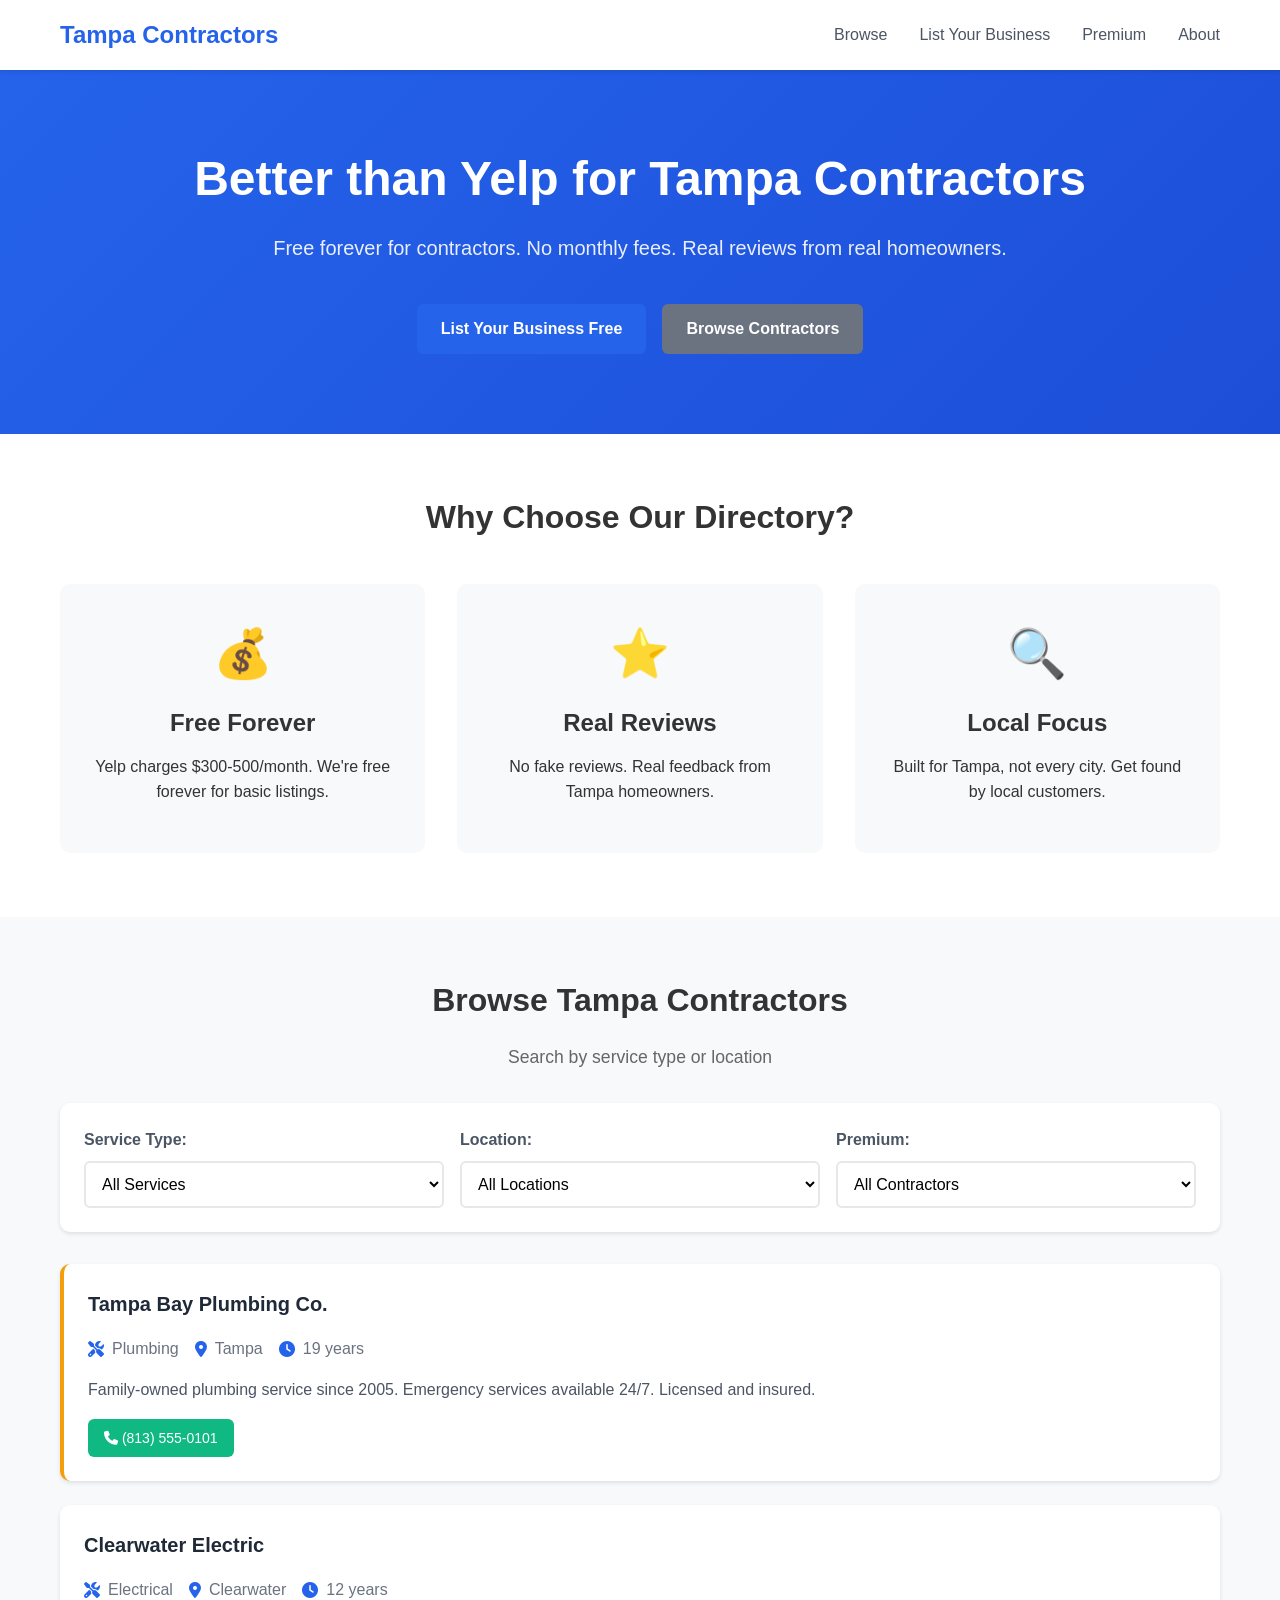
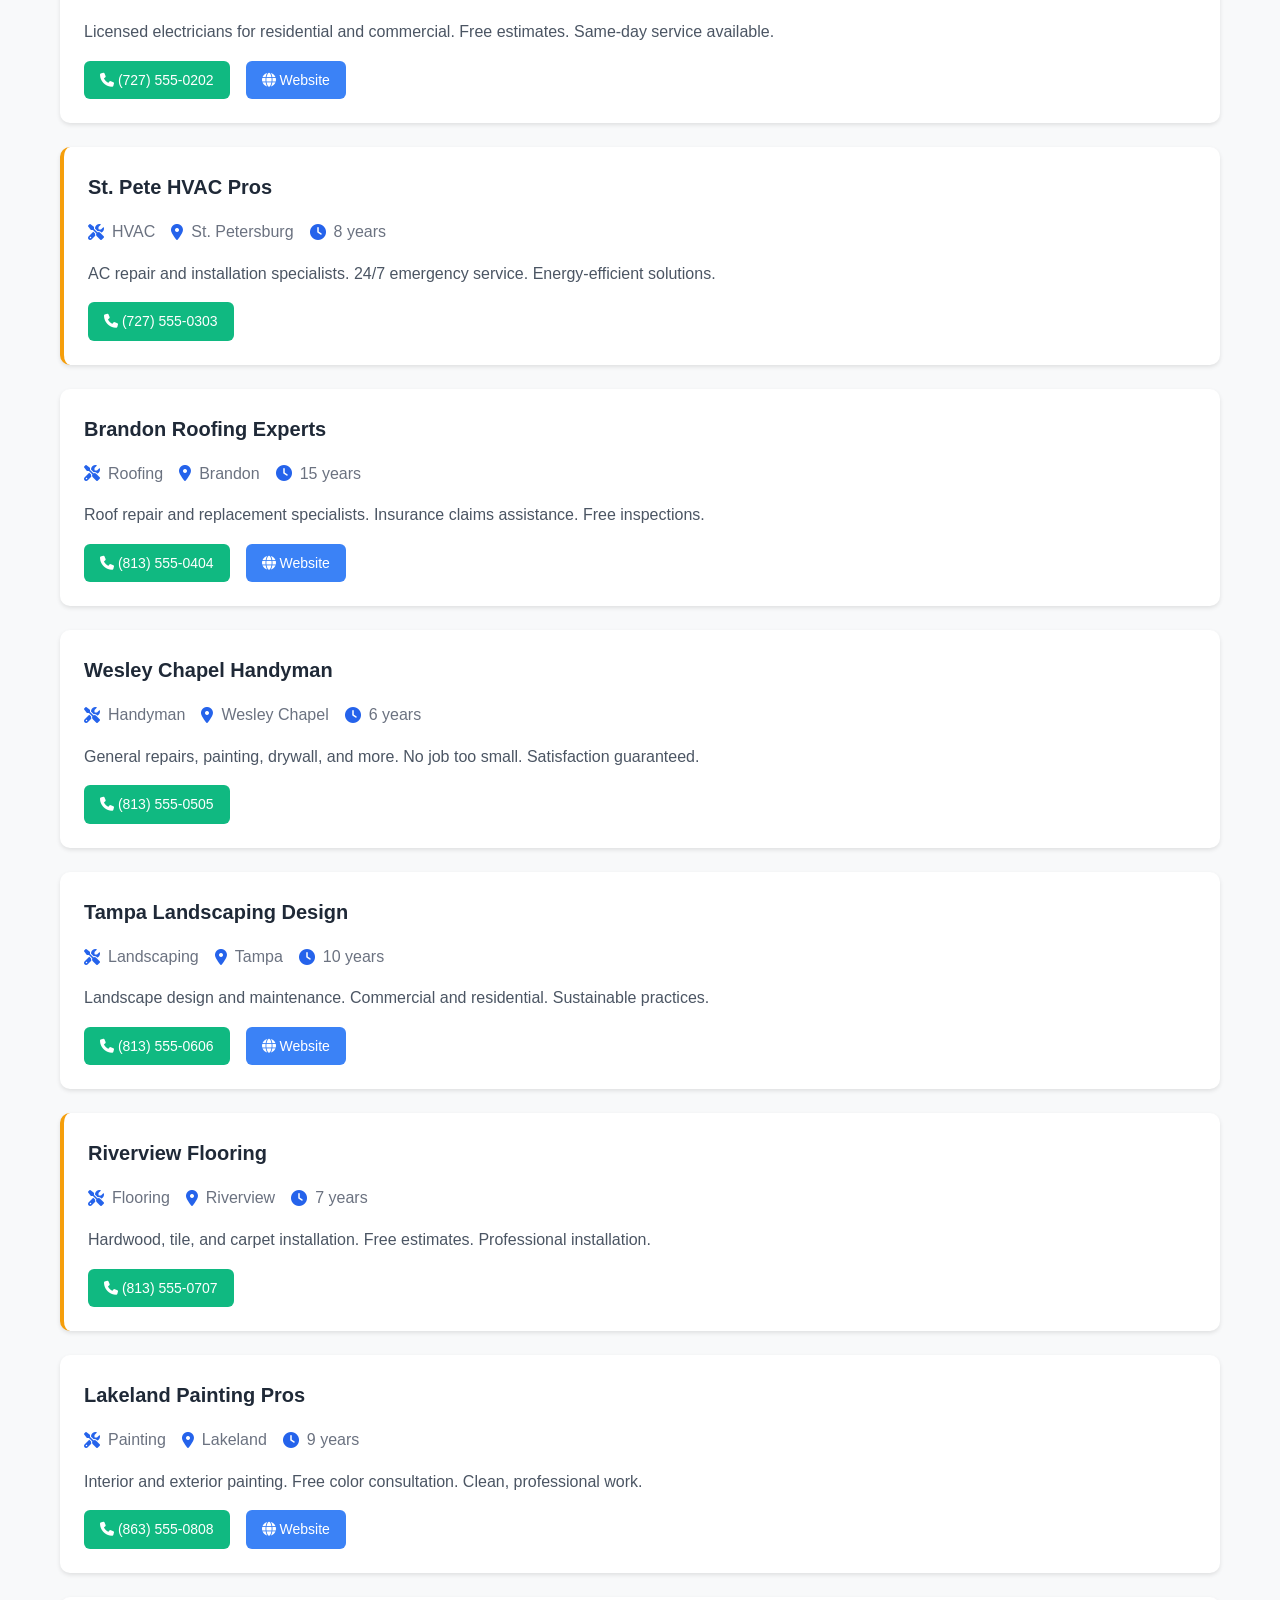
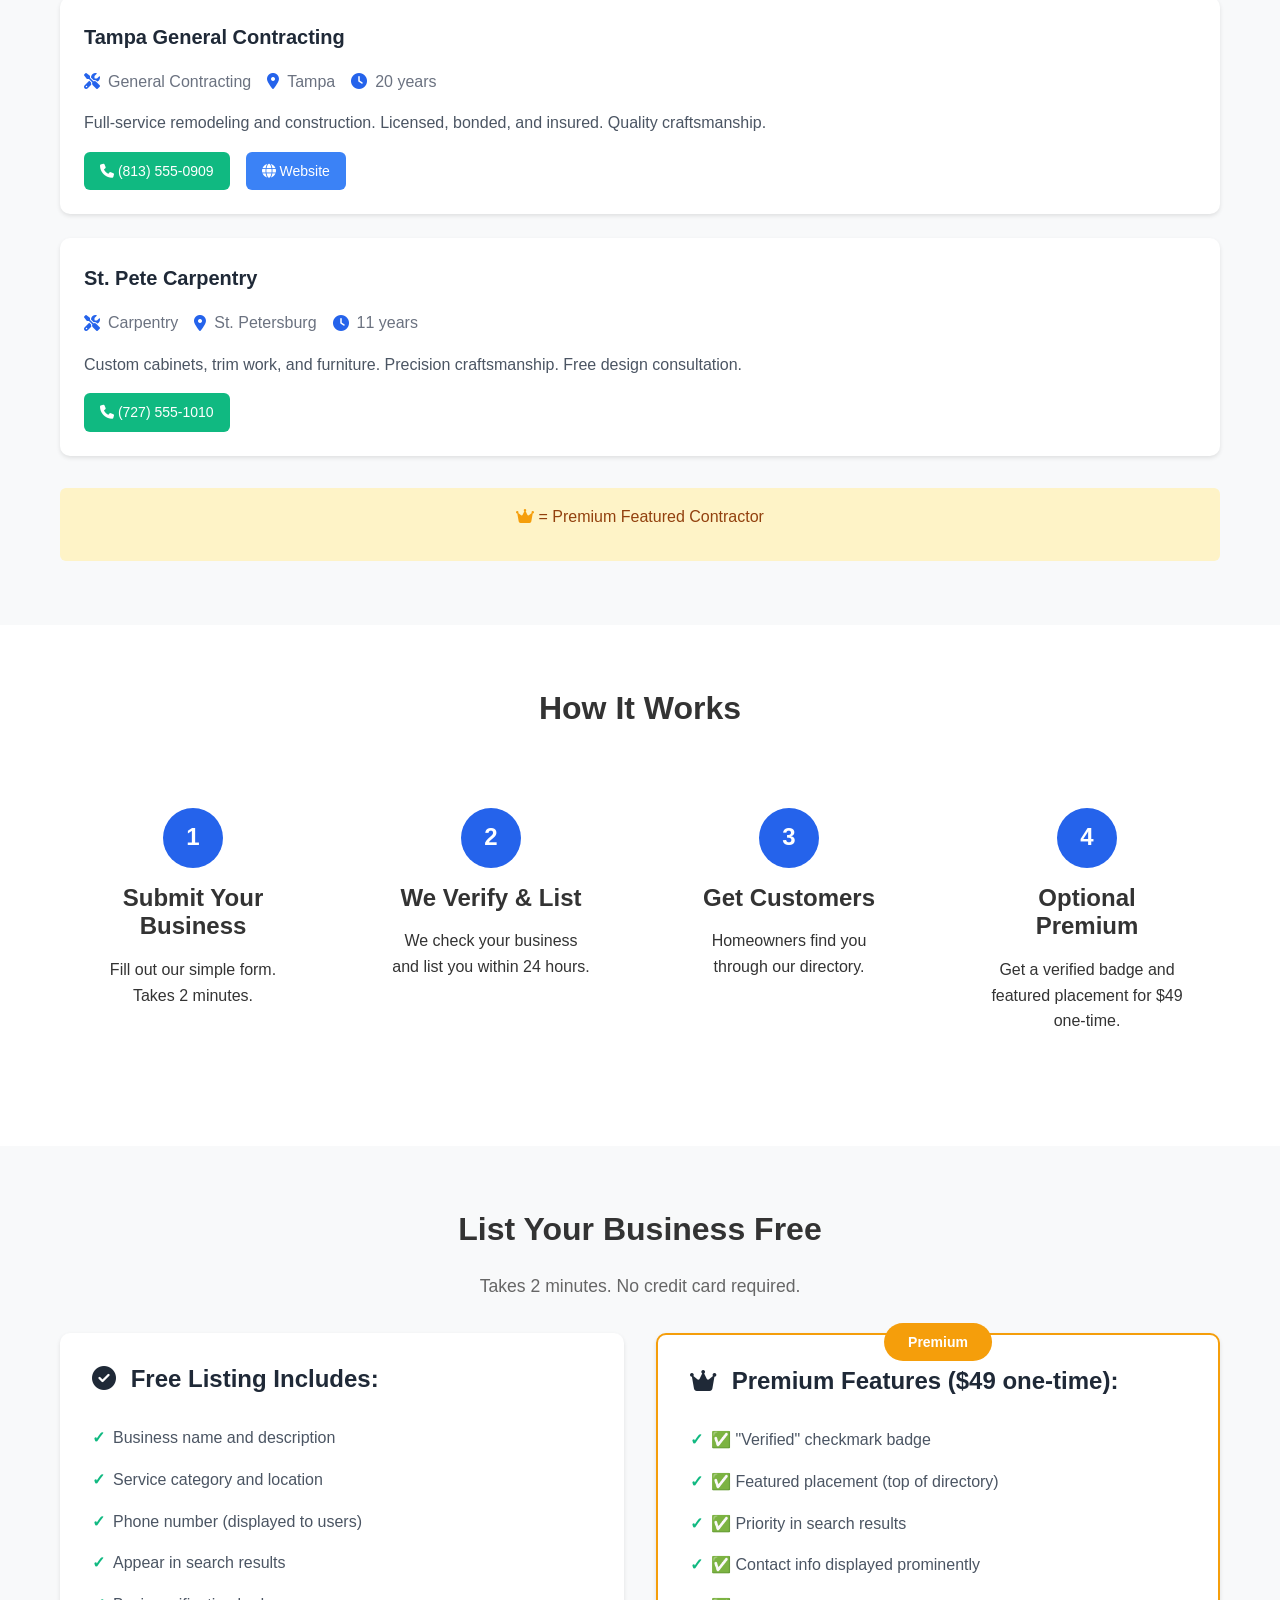
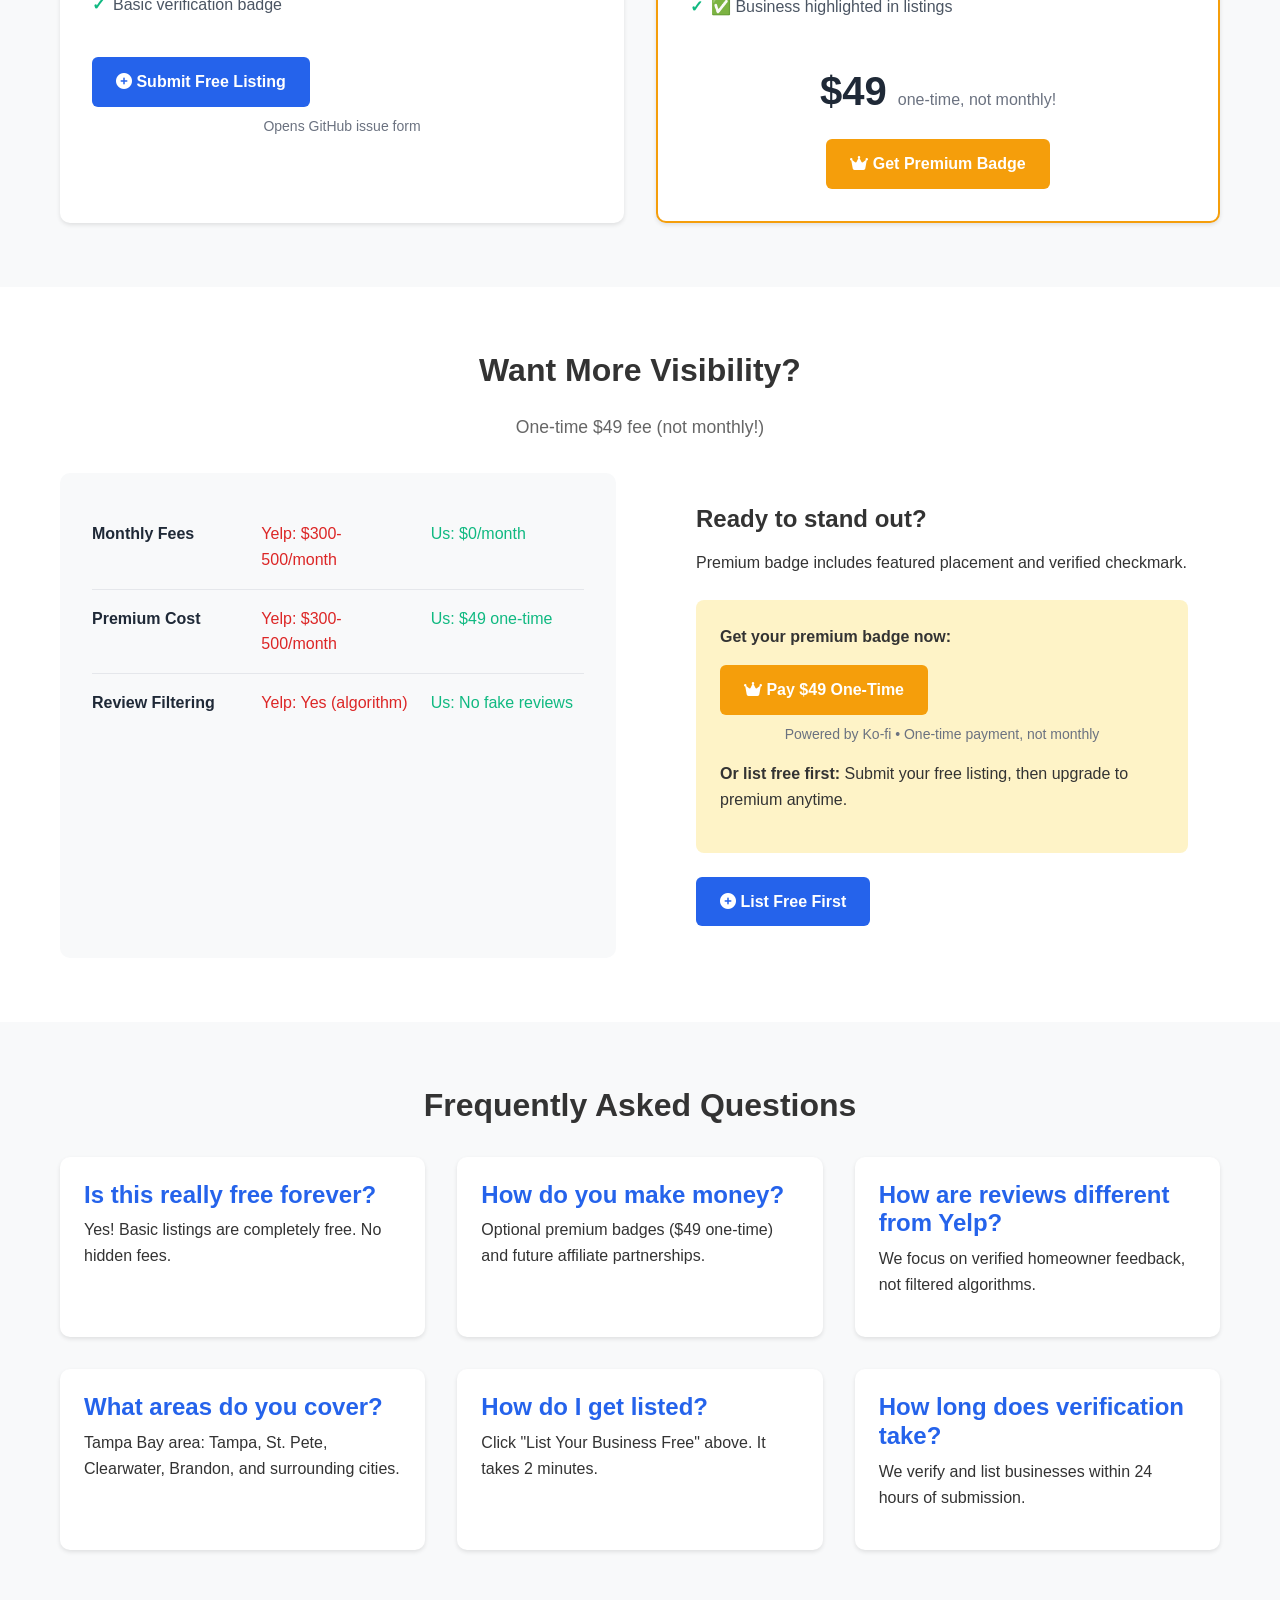
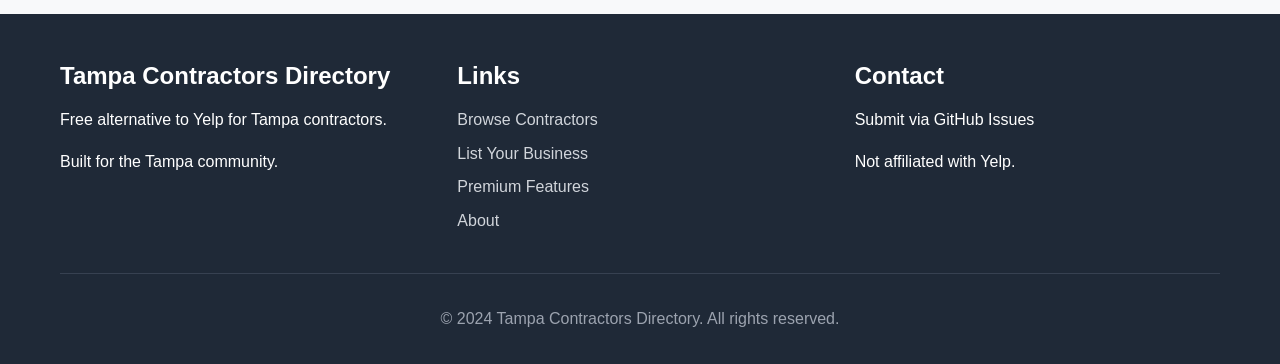
<file: index.html>
<!DOCTYPE html>
<html lang="en">
<head>
    <meta charset="UTF-8">
    <meta name="viewport" content="width=device-width, initial-scale=1.0">
    <title>Tampa Contractors Directory | Better than Yelp</title>
    <meta name="description" content="Free directory for Tampa contractors. No monthly fees like Yelp. Find plumbers, electricians, HVAC, and more.">
    <meta name="keywords" content="Tampa contractors, Tampa plumber, Tampa electrician, Yelp alternative, free contractor directory">
    <link rel="stylesheet" href="style.css">
    <link rel="stylesheet" href="https://cdnjs.cloudflare.com/ajax/libs/font-awesome/6.4.0/css/all.min.css">
</head>
<body>
    <!-- Navigation -->
    <nav class="navbar">
        <div class="container">
            <a href="#" class="logo">Tampa Contractors</a>
            <div class="nav-links">
                <a href="#directory">Browse</a>
                <a href="#list">List Your Business</a>
                <a href="#premium">Premium</a>
                <a href="#about">About</a>
            </div>
        </div>
    </nav>

    <!-- Hero Section -->
    <section class="hero">
        <div class="container">
            <h1>Better than Yelp for Tampa Contractors</h1>
            <p class="subtitle">Free forever for contractors. No monthly fees. Real reviews from real homeowners.</p>
            <div class="cta-buttons">
                <a href="#list" class="btn btn-primary">List Your Business Free</a>
                <a href="#directory" class="btn btn-secondary">Browse Contractors</a>
            </div>
        </div>
    </section>

    <!-- Value Proposition -->
    <section class="value-prop">
        <div class="container">
            <h2>Why Choose Our Directory?</h2>
            <div class="value-grid">
                <div class="value-card">
                    <div class="value-icon">💰</div>
                    <h3>Free Forever</h3>
                    <p>Yelp charges $300-500/month. We're free forever for basic listings.</p>
                </div>
                <div class="value-card">
                    <div class="value-icon">⭐</div>
                    <h3>Real Reviews</h3>
                    <p>No fake reviews. Real feedback from Tampa homeowners.</p>
                </div>
                <div class="value-card">
                    <div class="value-icon">🔍</div>
                    <h3>Local Focus</h3>
                    <p>Built for Tampa, not every city. Get found by local customers.</p>
                </div>
            </div>
        </div>
    </section>

    <!-- Directory -->
    <section id="directory" class="directory">
        <div class="container">
            <h2>Browse Tampa Contractors</h2>
            <p class="section-subtitle">Search by service type or location</p>
            
            <!-- Filters -->
            <div class="filters">
                <div class="filter-group">
                    <label for="service-filter">Service Type:</label>
                    <select id="service-filter">
                        <option value="all">All Services</option>
                        <option value="Plumbing">Plumbing</option>
                        <option value="HVAC">HVAC</option>
                        <option value="Electrical">Electrical</option>
                        <option value="Carpentry">Carpentry</option>
                        <option value="General Contracting">General Contracting</option>
                        <option value="Roofing">Roofing</option>
                        <option value="Landscaping">Landscaping</option>
                        <option value="Painting">Painting</option>
                        <option value="Flooring">Flooring</option>
                        <option value="Handyman">Handyman</option>
                    </select>
                </div>
                <div class="filter-group">
                    <label for="location-filter">Location:</label>
                    <select id="location-filter">
                        <option value="all">All Locations</option>
                        <option value="Tampa">Tampa</option>
                        <option value="St. Petersburg">St. Petersburg</option>
                        <option value="Clearwater">Clearwater</option>
                        <option value="Brandon">Brandon</option>
                        <option value="Riverview">Riverview</option>
                        <option value="Wesley Chapel">Wesley Chapel</option>
                        <option value="Lakeland">Lakeland</option>
                    </select>
                </div>
                <div class="filter-group">
                    <label for="premium-filter">Premium:</label>
                    <select id="premium-filter">
                        <option value="all">All Contractors</option>
                        <option value="premium">Premium Only</option>
                        <option value="standard">Standard Only</option>
                    </select>
                </div>
            </div>

            <!-- Contractor List -->
            <div id="contractor-list" class="contractor-list">
                <!-- Contractors will be loaded here by JavaScript -->
                <div class="loading">Loading contractors...</div>
            </div>

            <div class="directory-note">
                <p><i class="fas fa-crown"></i> = Premium Featured Contractor</p>
            </div>
        </div>
    </section>

    <!-- How It Works -->
    <section class="how-it-works">
        <div class="container">
            <h2>How It Works</h2>
            <div class="steps">
                <div class="step">
                    <div class="step-number">1</div>
                    <h3>Submit Your Business</h3>
                    <p>Fill out our simple form. Takes 2 minutes.</p>
                </div>
                <div class="step">
                    <div class="step-number">2</div>
                    <h3>We Verify & List</h3>
                    <p>We check your business and list you within 24 hours.</p>
                </div>
                <div class="step">
                    <div class="step-number">3</div>
                    <h3>Get Customers</h3>
                    <p>Homeowners find you through our directory.</p>
                </div>
                <div class="step">
                    <div class="step-number">4</div>
                    <h3>Optional Premium</h3>
                    <p>Get a verified badge and featured placement for $49 one-time.</p>
                </div>
            </div>
        </div>
    </section>

    <!-- List Your Business -->
    <section id="list" class="list-business">
        <div class="container">
            <h2>List Your Business Free</h2>
            <p class="section-subtitle">Takes 2 minutes. No credit card required.</p>
            
            <div class="list-options">
                <div class="list-option">
                    <h3><i class="fas fa-check-circle"></i> Free Listing Includes:</h3>
                    <ul>
                        <li>Business name and description</li>
                        <li>Service category and location</li>
                        <li>Phone number (displayed to users)</li>
                        <li>Appear in search results</li>
                        <li>Basic verification badge</li>
                    </ul>
                    <a href="https://github.com/raiderj77/tampa-contractors/issues/new?template=new-contractor.md" 
                       target="_blank" class="btn btn-primary">
                        <i class="fas fa-plus-circle"></i> Submit Free Listing
                    </a>
                    <p class="small-note">Opens GitHub issue form</p>
                </div>
                
                <div class="list-option premium-option">
                    <div class="premium-badge">Premium</div>
                    <h3><i class="fas fa-crown"></i> Premium Features ($49 one-time):</h3>
                    <ul>
                        <li>✅ "Verified" checkmark badge</li>
                        <li>✅ Featured placement (top of directory)</li>
                        <li>✅ Priority in search results</li>
                        <li>✅ Contact info displayed prominently</li>
                        <li>✅ Business highlighted in listings</li>
                    </ul>
                    <div class="premium-cta">
                        <p class="price">$49 <span class="price-note">one-time, not monthly!</span></p>
                        <a href="https://ko-fi.com/tampacontractorsdirectory" target="_blank" class="btn btn-premium">
                            <i class="fas fa-crown"></i> Get Premium Badge
                        </a>
                    </div>
                </div>
            </div>
        </div>
    </section>

    <!-- Premium Section -->
    <section id="premium" class="premium-section">
        <div class="container">
            <h2>Want More Visibility?</h2>
            <p class="section-subtitle">One-time $49 fee (not monthly!)</p>
            
            <div class="premium-details">
                <div class="premium-comparison">
                    <div class="comparison-row">
                        <div class="comparison-label">Monthly Fees</div>
                        <div class="comparison-yelp">Yelp: $300-500/month</div>
                        <div class="comparison-us">Us: $0/month</div>
                    </div>
                    <div class="comparison-row">
                        <div class="comparison-label">Premium Cost</div>
                        <div class="comparison-yelp">Yelp: $300-500/month</div>
                        <div class="comparison-us">Us: $49 one-time</div>
                    </div>
                    <div class="comparison-row">
                        <div class="comparison-label">Review Filtering</div>
                        <div class="comparison-yelp">Yelp: Yes (algorithm)</div>
                        <div class="comparison-us">Us: No fake reviews</div>
                    </div>
                </div>
                
                <div class="premium-actions">
                    <h3>Ready to stand out?</h3>
                    <p>Premium badge includes featured placement and verified checkmark.</p>
                    <div class="payment-options">
                        <p><strong>Get your premium badge now:</strong></p>
                        <a href="https://ko-fi.com/tampacontractorsdirectory" target="_blank" class="btn btn-premium">
                            <i class="fas fa-crown"></i> Pay $49 One-Time
                        </a>
                        <p class="small-note">Powered by Ko-fi • One-time payment, not monthly</p>
                        <p><strong>Or list free first:</strong> Submit your free listing, then upgrade to premium anytime.</p>
                    </div>
                    <a href="https://github.com/raiderj77/tampa-contractors/issues/new?template=new-contractor.md" 
                       target="_blank" class="btn btn-primary">
                        <i class="fas fa-plus-circle"></i> List Free First
                    </a>
                </div>
            </div>
        </div>
    </section>

    <!-- FAQ -->
    <section class="faq">
        <div class="container">
            <h2>Frequently Asked Questions</h2>
            <div class="faq-grid">
                <div class="faq-item">
                    <h3>Is this really free forever?</h3>
                    <p>Yes! Basic listings are completely free. No hidden fees.</p>
                </div>
                <div class="faq-item">
                    <h3>How do you make money?</h3>
                    <p>Optional premium badges ($49 one-time) and future affiliate partnerships.</p>
                </div>
                <div class="faq-item">
                    <h3>How are reviews different from Yelp?</h3>
                    <p>We focus on verified homeowner feedback, not filtered algorithms.</p>
                </div>
                <div class="faq-item">
                    <h3>What areas do you cover?</h3>
                    <p>Tampa Bay area: Tampa, St. Pete, Clearwater, Brandon, and surrounding cities.</p>
                </div>
                <div class="faq-item">
                    <h3>How do I get listed?</h3>
                    <p>Click "List Your Business Free" above. It takes 2 minutes.</p>
                </div>
                <div class="faq-item">
                    <h3>How long does verification take?</h3>
                    <p>We verify and list businesses within 24 hours of submission.</p>
                </div>
            </div>
        </div>
    </section>

    <!-- Footer -->
    <footer>
        <div class="container">
            <div class="footer-content">
                <div class="footer-section">
                    <h3>Tampa Contractors Directory</h3>
                    <p>Free alternative to Yelp for Tampa contractors.</p>
                    <p>Built for the Tampa community.</p>
                </div>
                <div class="footer-section">
                    <h3>Links</h3>
                    <a href="#directory">Browse Contractors</a>
                    <a href="#list">List Your Business</a>
                    <a href="#premium">Premium Features</a>
                    <a href="#about">About</a>
                </div>
                <div class="footer-section">
                    <h3>Contact</h3>
                    <p>Submit via GitHub Issues</p>
                    <p>Not affiliated with Yelp.</p>
                </div>
            </div>
            <div class="footer-bottom">
                <p>© 2024 Tampa Contractors Directory. All rights reserved.</p>
            </div>
        </div>
    </footer>

    <!-- JavaScript -->
    <script src="script.js"></script>
</body>
</html>
</file>
<file: style.css>
/* Reset and Base Styles */
* {
    margin: 0;
    padding: 0;
    box-sizing: border-box;
}

body {
    font-family: -apple-system, BlinkMacSystemFont, 'Segoe UI', Roboto, Oxygen, Ubuntu, Cantarell, sans-serif;
    line-height: 1.6;
    color: #333;
    background-color: #f8f9fa;
}

.container {
    max-width: 1200px;
    margin: 0 auto;
    padding: 0 20px;
}

/* Typography */
h1, h2, h3, h4 {
    font-weight: 700;
    line-height: 1.2;
    margin-bottom: 1rem;
}

h1 {
    font-size: 2.5rem;
}

h2 {
    font-size: 2rem;
    text-align: center;
    margin-bottom: 1.5rem;
}

h3 {
    font-size: 1.5rem;
}

p {
    margin-bottom: 1rem;
}

.section-subtitle {
    text-align: center;
    color: #666;
    margin-bottom: 2rem;
    font-size: 1.1rem;
}

/* Buttons */
.btn {
    display: inline-block;
    padding: 12px 24px;
    border-radius: 6px;
    text-decoration: none;
    font-weight: 600;
    font-size: 1rem;
    cursor: pointer;
    transition: all 0.3s ease;
    border: none;
    text-align: center;
}

.btn-primary {
    background-color: #2563eb;
    color: white;
}

.btn-primary:hover {
    background-color: #1d4ed8;
    transform: translateY(-2px);
}

.btn-secondary {
    background-color: #6b7280;
    color: white;
}

.btn-secondary:hover {
    background-color: #4b5563;
    transform: translateY(-2px);
}

.btn-premium {
    background-color: #f59e0b;
    color: white;
}

.btn-premium:hover {
    background-color: #d97706;
    transform: translateY(-2px);
}

/* Navigation */
.navbar {
    background-color: white;
    box-shadow: 0 2px 4px rgba(0,0,0,0.1);
    position: sticky;
    top: 0;
    z-index: 1000;
}

.navbar .container {
    display: flex;
    justify-content: space-between;
    align-items: center;
    padding: 1rem 20px;
}

.logo {
    font-size: 1.5rem;
    font-weight: 700;
    color: #2563eb;
    text-decoration: none;
}

.nav-links {
    display: flex;
    gap: 2rem;
}

.nav-links a {
    text-decoration: none;
    color: #4b5563;
    font-weight: 500;
    transition: color 0.3s ease;
}

.nav-links a:hover {
    color: #2563eb;
}

/* Hero Section */
.hero {
    background: linear-gradient(135deg, #2563eb 0%, #1d4ed8 100%);
    color: white;
    padding: 5rem 0;
    text-align: center;
}

.hero h1 {
    font-size: 3rem;
    margin-bottom: 1.5rem;
}

.subtitle {
    font-size: 1.25rem;
    margin-bottom: 2.5rem;
    opacity: 0.9;
}

.cta-buttons {
    display: flex;
    gap: 1rem;
    justify-content: center;
    flex-wrap: wrap;
}

/* Value Proposition */
.value-prop {
    padding: 4rem 0;
    background-color: white;
}

.value-grid {
    display: grid;
    grid-template-columns: repeat(auto-fit, minmax(300px, 1fr));
    gap: 2rem;
    margin-top: 3rem;
}

.value-card {
    text-align: center;
    padding: 2rem;
    border-radius: 10px;
    background-color: #f8f9fa;
    transition: transform 0.3s ease;
}

.value-card:hover {
    transform: translateY(-5px);
}

.value-icon {
    font-size: 3rem;
    margin-bottom: 1rem;
}

/* Directory */
.directory {
    padding: 4rem 0;
    background-color: #f8f9fa;
}

.filters {
    display: flex;
    gap: 1rem;
    margin-bottom: 2rem;
    flex-wrap: wrap;
    background: white;
    padding: 1.5rem;
    border-radius: 10px;
    box-shadow: 0 2px 4px rgba(0,0,0,0.1);
}

.filter-group {
    flex: 1;
    min-width: 200px;
}

.filter-group label {
    display: block;
    margin-bottom: 0.5rem;
    font-weight: 600;
    color: #4b5563;
}

.filter-group select {
    width: 100%;
    padding: 0.75rem;
    border: 2px solid #e5e7eb;
    border-radius: 6px;
    font-size: 1rem;
    background-color: white;
    transition: border-color 0.3s ease;
}

.filter-group select:focus {
    outline: none;
    border-color: #2563eb;
}

.contractor-list {
    display: grid;
    gap: 1.5rem;
    margin-top: 2rem;
}

.contractor-card {
    background: white;
    border-radius: 10px;
    padding: 1.5rem;
    box-shadow: 0 2px 4px rgba(0,0,0,0.1);
    transition: transform 0.3s ease, box-shadow 0.3s ease;
}

.contractor-card:hover {
    transform: translateY(-2px);
    box-shadow: 0 4px 8px rgba(0,0,0,0.15);
}

.contractor-card.premium {
    border-left: 4px solid #f59e0b;
}

.contractor-header {
    display: flex;
    justify-content: space-between;
    align-items: flex-start;
    margin-bottom: 1rem;
}

.contractor-name {
    font-size: 1.25rem;
    font-weight: 600;
    color: #1f2937;
}

.premium-badge {
    background-color: #f59e0b;
    color: white;
    padding: 0.25rem 0.75rem;
    border-radius: 20px;
    font-size: 0.875rem;
    font-weight: 600;
}

.contractor-meta {
    display: flex;
    gap: 1rem;
    margin-bottom: 1rem;
    flex-wrap: wrap;
}

.meta-item {
    display: flex;
    align-items: center;
    gap: 0.5rem;
    color: #6b7280;
}

.meta-item i {
    color: #2563eb;
}

.contractor-description {
    color: #4b5563;
    margin-bottom: 1rem;
}

.contractor-actions {
    display: flex;
    gap: 1rem;
    margin-top: 1rem;
}

.action-btn {
    padding: 0.5rem 1rem;
    border-radius: 6px;
    text-decoration: none;
    font-size: 0.875rem;
    font-weight: 500;
    transition: all 0.3s ease;
}

.action-btn.phone {
    background-color: #10b981;
    color: white;
}

.action-btn.phone:hover {
    background-color: #059669;
}

.action-btn.website {
    background-color: #3b82f6;
    color: white;
}

.action-btn.website:hover {
    background-color: #2563eb;
}

.directory-note {
    text-align: center;
    margin-top: 2rem;
    padding: 1rem;
    background-color: #fef3c7;
    border-radius: 6px;
    color: #92400e;
}

.directory-note i {
    color: #f59e0b;
}

/* How It Works */
.how-it-works {
    padding: 4rem 0;
    background-color: white;
}

.steps {
    display: grid;
    grid-template-columns: repeat(auto-fit, minmax(250px, 1fr));
    gap: 2rem;
    margin-top: 3rem;
}

.step {
    text-align: center;
    padding: 2rem;
}

.step-number {
    width: 60px;
    height: 60px;
    background-color: #2563eb;
    color: white;
    border-radius: 50%;
    display: flex;
    align-items: center;
    justify-content: center;
    font-size: 1.5rem;
    font-weight: 700;
    margin: 0 auto 1rem;
}

/* List Business */
.list-business {
    padding: 4rem 0;
    background-color: #f8f9fa;
}

.list-options {
    display: grid;
    grid-template-columns: repeat(auto-fit, minmax(300px, 1fr));
    gap: 2rem;
    margin-top: 2rem;
}

.list-option {
    background: white;
    padding: 2rem;
    border-radius: 10px;
    box-shadow: 0 2px 4px rgba(0,0,0,0.1);
}

.list-option.premium-option {
    border: 2px solid #f59e0b;
    position: relative;
}

.premium-badge {
    position: absolute;
    top: -12px;
    left: 50%;
    transform: translateX(-50%);
    background-color: #f59e0b;
    color: white;
    padding: 0.5rem 1.5rem;
    border-radius: 20px;
    font-weight: 600;
    font-size: 0.875rem;
}

.list-option h3 {
    margin-bottom: 1.5rem;
    color: #1f2937;
}

.list-option h3 i {
    margin-right: 0.5rem;
}

.list-option ul {
    list-style: none;
    margin-bottom: 2rem;
}

.list-option li {
    padding: 0.5rem 0;
    color: #4b5563;
}

.list-option li:before {
    content: "✓";
    color: #10b981;
    font-weight: bold;
    margin-right: 0.5rem;
}

.small-note {
    font-size: 0.875rem;
    color: #6b7280;
    margin-top: 0.5rem;
    text-align: center;
}

.premium-cta {
    text-align: center;
    margin-top: 2rem;
}

.price {
    font-size: 2.5rem;
    font-weight: 700;
    color: #1f2937;
    margin-bottom: 1rem;
}

.price-note {
    font-size: 1rem;
    color: #6b7280;
    font-weight: 400;
}

/* Premium Section */
.premium-section {
    padding: 4rem 0;
    background-color: white;
}

.premium-details {
    display: grid;
    grid-template-columns: repeat(auto-fit, minmax(300px, 1fr));
    gap: 3rem;
    margin-top: 2rem;
}

.premium-comparison {
    background-color: #f8f9fa;
    padding: 2rem;
    border-radius: 10px;
}

.comparison-row {
    display: grid;
    grid-template-columns: 1fr 1fr 1fr;
    gap: 1rem;
    padding: 1rem 0;
    border-bottom: 1px solid #e5e7eb;
}

.comparison-row:last-child {
    border-bottom: none;
}

.comparison-label {
    font-weight: 600;
    color: #1f2937;
}

.comparison-yelp {
    color: #dc2626;
    font-weight: 500;
}

.comparison-us {
    color: #10b981;
    font-weight: 500;
}

.premium-actions {
    padding: 2rem;
}

.payment-options {
    background-color: #fef3c7;
    padding: 1.5rem;
    border-radius: 8px;
    margin: 1.5rem 0;
}

/* FAQ */
.faq {
    padding: 4rem 0;
    background-color: #f8f9fa;
}

.faq-grid {
    display: grid;
    grid-template-columns: repeat(auto-fit, minmax(300px, 1fr));
    gap: 2rem;
    margin-top: 2rem;
}

.faq-item {
    background: white;
    padding: 1.5rem;
    border-radius: 10px;
    box-shadow: 0 2px 4px rgba(0,0,0,0.1);
}

.faq-item h3 {
    color: #2563eb;
    margin-bottom: 0.5rem;
}

/* Footer */
footer {
    background-color: #1f2937;
    color: white;
    padding: 3rem 0 1rem;
}

.footer-content {
    display: grid;
    grid-template-columns: repeat(auto-fit, minmax(250px, 1fr));
    gap: 2rem;
    margin-bottom: 2rem;
}

.footer-section h3 {
    color: white;
    margin-bottom: 1rem;
}

.footer-section a {
    display: block;
    color: #d1d5db;
    text-decoration: none;
    margin-bottom: 0.5rem;
    transition: color 0.3s ease;
}

.footer-section a:hover {
    color: white;
}

.footer-bottom {
    text-align: center;
    padding-top: 2rem;
    border-top: 1px solid #374151;
    color: #9ca3af;
}

/* Loading State */
.loading {
    text-align: center;
    padding: 3rem;
    color: #6b7280;
    font-size: 1.1rem;
}

/* Responsive Design */
@media (max-width: 768px) {
    h1 {
        font-size: 2rem;
    }
    
    h2 {
        font-size: 1.75rem;
    }
    
    .hero {
        padding: 3rem 0;
    }
    
    .nav-links {
        display: none;
    }
    
    .cta-buttons {
        flex-direction: column;
        align-items: center;
    }
    
    .btn {
        width: 100%;
        max-width: 300px;
    }
    
    .filters {
        flex-direction: column;
    }
    
    .comparison-row {
        grid-template-columns: 1fr;
        gap: 0.5rem;
    }
    
    .comparison-label,
    .comparison-yelp,
    .comparison-us {
        padding: 0.25rem 0;
    }
}

@media (max-width: 480px) {
    .container {
        padding: 0 15px;
    }
    
    .value-grid,
    .steps,
    .list-options,
    .faq-grid {
        grid-template-columns: 1fr;
    }
    
    .contractor-meta {
        flex-direction: column;
        gap: 0.5rem;
    }
}
</file>
